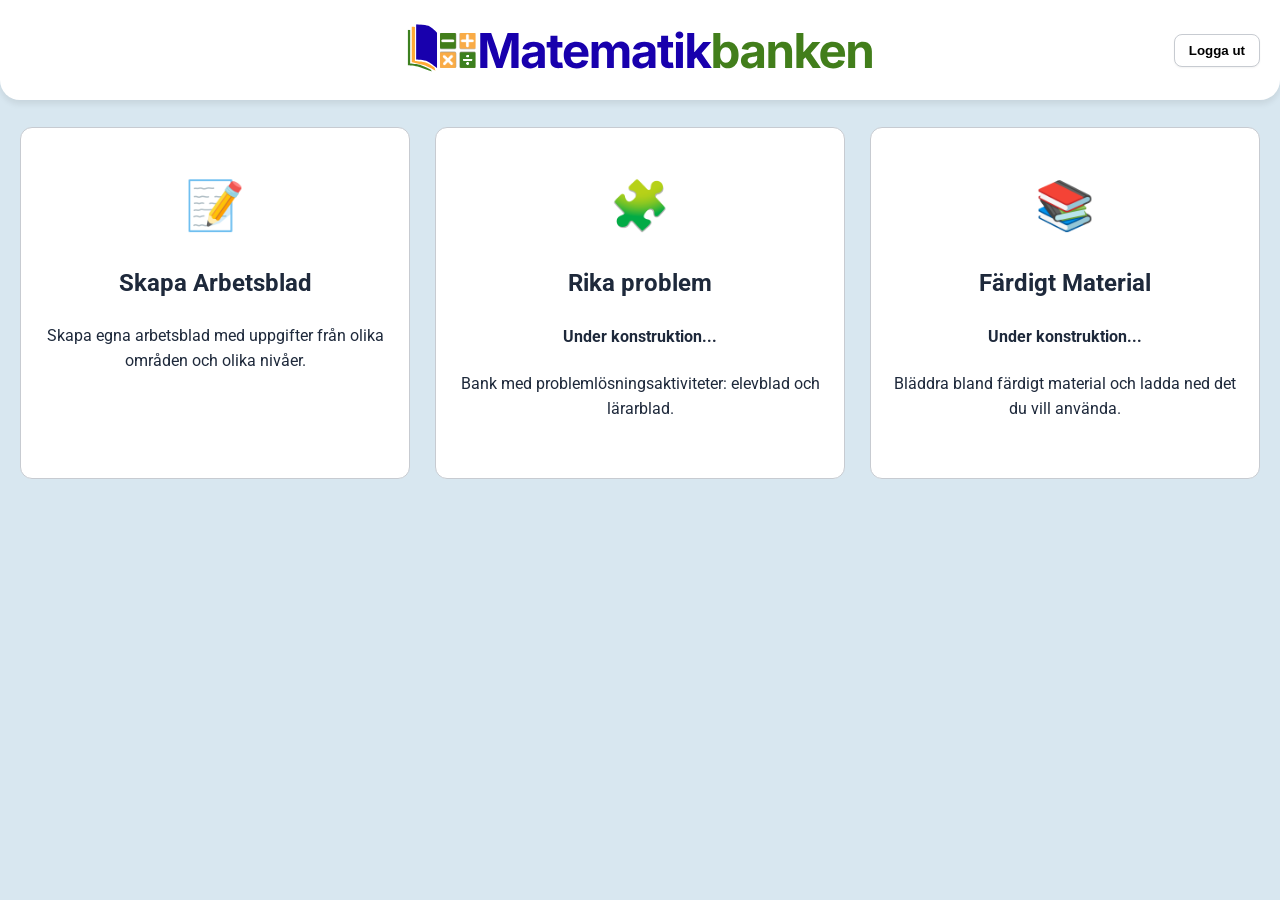
<file: index.html>
<!DOCTYPE html>
<html lang="sv">
<head>
    <meta charset="UTF-8">
    <title>Matematikbanken</title>
    <link rel="stylesheet" href="index_style.css">
    <link rel="icon" href="bilder/Logga/Matematikbanken_logga_utan_text_release_transparent.svg" type="image/svg+xml">
    <link rel="preconnect" href="https://fonts.googleapis.com">
    <link rel="preconnect" href="https://fonts.gstatic.com" crossorigin>
    <link href="https://fonts.googleapis.com/css2?family=Roboto:wght@400;700&display=swap" rel="stylesheet">
    

</head>
<body>

<header class="main-header">
    <div></div> <!-- Tom div för flex layout -->
    <a href="index.html" style="display: block; line-height: 0">
        <img src="bilder/Logga/Matematikbanken_logga_release_vit.svg" alt="Matematikbanken" class="header-logo">
    </a>    
    <div class="header-right" id="userInfo">
        <span id="userEmail"></span>
        <button id="logoutBtn">Logga ut</button>
    </div>
</header>

<div class="dashboard-container">
    <div class="nav-grid" style="margin-top: 20pt">

        <!-- Kort 1: Arbetsblad -->
        <a href="arbetsblad_med_live.html" class="nav-card" style="margin-left: 15pt">
            <span class="nav-icon">📝</span>
            <h2>Skapa Arbetsblad</h2>
            <p>Skapa egna arbetsblad med uppgifter från olika områden och olika nivåer.</p>
        </a>
        
        <!-- Kort 2: Rika problem -->
        <a href="rika_problems.html" class="nav-card">
            <span class="nav-icon">🧩</span>
            <h2>Rika problem</h2><h4>Under konstruktion...</h4>
            <p>Bank med problemlösningsaktiviteter: elevblad och lärarblad.</p>
        </a>

        <!-- Kort 3: Färdigt Material -->
        <a href="fardigt_material.html" class="nav-card" style="margin-right: 15pt">
            <span class="nav-icon">📚</span>
            <h2>Färdigt Material</h2><h4>Under konstruktion...</h4>
            <p>Bläddra bland färdigt material och ladda ned det du vill använda.</p>
        </a>

    </div>
</div>


<script type="module">
    import { supabase, logout, checkAuth } from './auth.js';

    // 1. Kontrollera inloggning
    const user = await checkAuth();

    if (user) {
        // Visa email i headern
        document.getElementById('userDisplayEmail').textContent = user.email;
        
        // Koppla logga ut-knappen
        document.getElementById('logoutBtn').addEventListener('click', logout);
    }
</script>

</body>
</html>
</file>
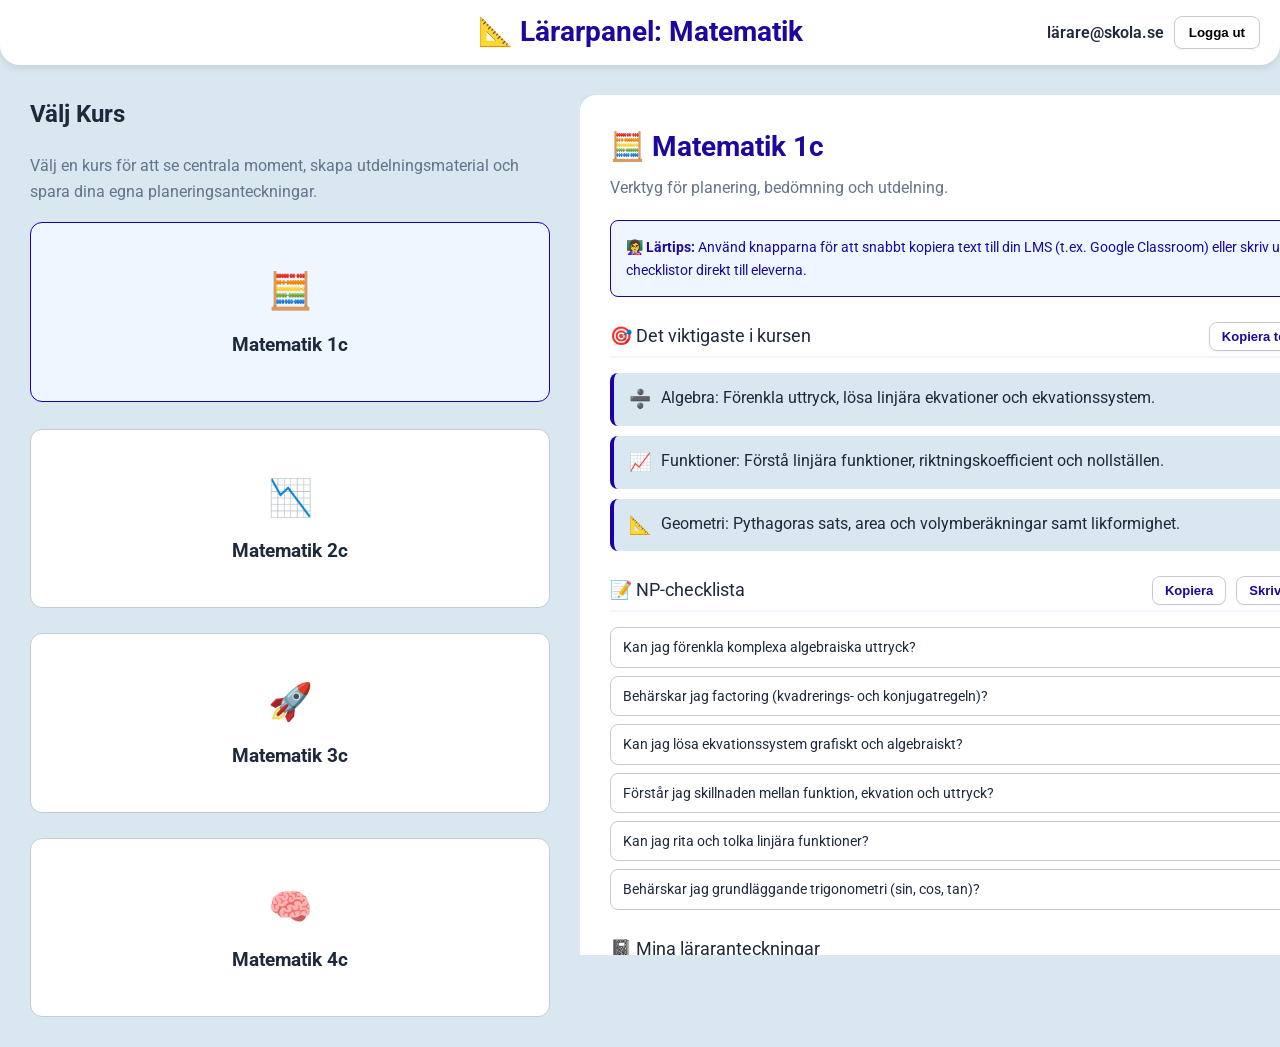
<file: kurssidor.html>
<!DOCTYPE html>
<html lang="sv">
<head>
    <meta charset="UTF-8">
    <meta name="viewport" content="width=device-width, initial-scale=1.0">
    <title>Lärarpanel - Matematikkurser & NP</title>
    <link rel="icon" href="bilder/Logga/Matematikbanken_logga_utan_text_release_transparent.svg" type="image/svg+xml">
    <link rel="stylesheet" href="index_style.css">
    <link rel="preconnect" href="https://fonts.googleapis.com">
    <link rel="preconnect" href="https://fonts.gstatic.com" crossorigin>
    <link href="https://fonts.googleapis.com/css2?family=Roboto:wght@400;700&display=swap" rel="stylesheet">
    <style>
        /* =========================================
           KOMPLETTERANDE CSS (För att komplettera din befintliga)
        ========================================= */
        
        .course-nav-card {
            cursor: pointer;
            position: relative;
            overflow: hidden;
        }
        
        .course-nav-card.active {
            border-color: var(--primary);
            background: var(--primary-light);
            transform: translateY(-2px);
        }

        .course-nav-card .course-icon {
            font-size: 36px;
            margin-bottom: 10px;
            display: block;
        }

        .panel-title {
            font-size: 28px;
            color: var(--primary-dark);
            margin-top: 0;
            margin-bottom: 10px;
            display: flex;
            align-items: center;
            gap: 10px;
        }

        .panel-subtitle {
            font-size: 18px;
            color: var(--text-main);
            margin-top: 25px;
            margin-bottom: 15px;
            border-bottom: 2px solid var(--primary-light);
            padding-bottom: 5px;
            display: flex;
            justify-content: space-between;
            align-items: center;
        }

        .important-list {
            list-style: none;
            padding: 0;
            margin: 0;
        }

        .important-list li {
            background: var(--bg-color);
            margin-bottom: 10px;
            padding: 12px 15px;
            border-radius: var(--radius);
            border-left: 4px solid var(--primary);
            display: flex;
            align-items: flex-start;
            gap: 10px;
        }

        .important-list li span.icon {
            font-size: 18px;
        }

        .np-list-display {
            list-style: none;
            padding: 0;
            margin: 0;
        }
        
        .np-list-display li {
            margin-bottom: 8px;
            padding: 8px 12px;
            background: white;
            border: 1px solid var(--border-color);
            border-radius: var(--radius);
            font-size: 14px;
        }

        .btn-group {
            display: flex;
            gap: 10px;
            flex-wrap: wrap;
        }

        .btn-small {
            padding: 6px 12px;
            font-size: 13px;
            background: white;
            border: 1px solid var(--border-color);
            color: var(--primary-dark);
        }

        .btn-small:hover {
            background: var(--primary-light);
            border-color: var(--primary);
        }

        .info-box {
            background: var(--primary-light);
            border: 1px solid var(--primary);
            padding: 15px;
            border-radius: var(--radius);
            font-size: 14px;
            color: var(--primary-dark);
            margin-top: 20px;
        }

        .teacher-notes {
            width: 100%;
            min-height: 120px;
            box-sizing: border-box;
            padding: 12px;
            border-radius: var(--radius);
            border: 1px solid var(--border-color);
            font-family: inherit;
            font-size: 14px;
            resize: vertical;
            background: var(--bg-color);
        }

        .teacher-notes:focus {
            outline: none;
            border-color: var(--primary);
            background: white;
        }

        .toast {
            position: fixed;
            bottom: 30px;
            left: 50%;
            transform: translateX(-50%);
            background: var(--text-main);
            color: white;
            padding: 12px 24px;
            border-radius: 8px;
            box-shadow: var(--shadow-lg);
            opacity: 0;
            transition: opacity 0.3s;
            z-index: 1000;
            pointer-events: none;
        }
        .toast.show {
            opacity: 1;
        }

    </style>
</head>
<body>

    <!-- HEADER -->
    <header class="main-header">
        <div></div>
        <div class="header-center">
            <div class="header-logo" style="font-size: 28px; font-weight: 700; color: var(--primary-dark);">
                📐 Lärarpanel: Matematik
            </div>
        </div>
        <div class="header-right">
            <span id="userEmail">lärare@skola.se</span>
            <button id="logoutBtn">Logga ut</button>
        </div>
    </header>

    <!-- MAIN CONTAINER -->
    <div class="container">
        <div class="workspace-layout">
            
            <!-- VÄNSTER SIDA: Kursval -->
            <div class="workspace-left">
                <h2 style="margin-top: 0;">Välj Kurs</h2>
                <p style="color: var(--text-muted); margin-bottom: 20px;">
                    Välj en kurs för att se centrala moment, skapa utdelningsmaterial och spara dina egna planeringsanteckningar.
                </p>
                
                <div class="nav-grid" id="courseGrid">
                    <!-- JS fyller på detta grid med kurskort -->
                </div>
            </div>

            <!-- HÖGER SIDA: Control Panel -->
            <div class="workspace-right">
                <div class="control-panel" id="coursePanel">
                    <h3 class="panel-title">Välj en kurs för att börja</h3>
                    <p>Använd menyn till vänster för att se information och verktyg.</p>
                </div>
            </div>

        </div>
    </div>

    <div id="toast" class="toast">Kopierad!</div>

    <!-- JAVASCRIPT -->
    <script>
        // =========================================
        // DATA: Kurser och dess innehåll
        // =========================================
        const courses = [
            {
                id: 'ma1c',
                name: 'Matematik 1c',
                icon: '🧮',
                important: [
                    { icon: '➗', text: 'Algebra: Förenkla uttryck, lösa linjära ekvationer och ekvationssystem.' },
                    { icon: '📈', text: 'Funktioner: Förstå linjära funktioner, riktningskoefficient och nollställen.' },
                    { icon: '📐', text: 'Geometri: Pythagoras sats, area och volymberäkningar samt likformighet.' }
                ],
                npChecklist: [
                    'Kan jag förenkla komplexa algebraiska uttryck?',
                    'Behärskar jag factoring (kvadrerings- och konjugatregeln)?',
                    'Kan jag lösa ekvationssystem grafiskt och algebraiskt?',
                    'Förstår jag skillnaden mellan funktion, ekvation och uttryck?',
                    'Kan jag rita och tolka linjära funktioner?',
                    'Behärskar jag grundläggande trigonometri (sin, cos, tan)?'
                ]
            },
            {
                id: 'ma2c',
                name: 'Matematik 2c',
                icon: '📉',
                important: [
                    { icon: '🔁', text: 'Andragradsfunktioner: Nollställen, extremvärden och grafens utseende.' },
                    { icon: '🧩', text: 'Algebra: Lösa andragradsekvationer med pq-formeln och faktorisering.' },
                    { icon: '📊', text: 'Statistik: Lådagram, standardavvikelse och normalfördelning.' }
                ],
                npChecklist: [
                    'Behärskar jag pq-formeln i sömnen?',
                    'Kan jag avgöra om en ekvation har 0, 1 eller 2 reella rötter (diskriminanten)?',
                    'Kan jag omforma en andragradsfunktion till vertexform?',
                    'Vet jag hur man räknar ut standardavvikelse?',
                    'Kan jag tolka lådagram (kvartiler, median)?',
                    'Förstår jag begreppet exponentiell tillväxt?'
                ]
            },
            {
                id: 'ma3c',
                name: 'Matematik 3c',
                icon: '🚀',
                important: [
                    { icon: '⚙️', text: 'Derivata: Deriveringsregler för polynom och exponentialfunktioner.' },
                    { icon: '🏔️', text: 'Tillämpningar: Optimera (max/min), extrempunkter och terrasspunkter.' },
                    { icon: '🔗', text: 'Samband och förändring: Sammansatta funktioner (kedjeregeln).' }
                ],
                npChecklist: [
                    'Kan jag derivera polynom korrekt?',
                    'Vet jag skillnaden på extrempunkt och terrasspunkt?',
                    'Kan jag använda derivata för att rita upp en funktionsgraf?',
                    'Behärskar jag kedjeregeln (sammansatta funktioner)?',
                    'Kan jag lösa optimeringsproblem med andragradsderivata?',
                    'Förstår jag asymptoter (lodräta och vågräta)?'
                ]
            },
            {
                id: 'ma4c',
                name: 'Matematik 4c',
                icon: '🧠',
                important: [
                    { icon: '📉', text: 'Trigonometri: Enhetscirkeln, trigonometriska samband och derivering.' },
                    { icon: '🪜', text: 'Derivata: Derivata av exponential- och logaritmfunktioner.' },
                    { icon: '🧮', text: 'Komplexa tal: Representation, addition och multiplikation i polär form.' }
                ],
                npChecklist: [
                    'Kan jag derivera sin(x) och cos(x)?',
                    'Behärskar jag logaritmlagarna?',
                    'Kan jag räkna med komplexa tal i både rektangulär och polär form?',
                    'Förstår jag De Moivres formel?',
                    'Kan jag lösa ekvationer på formen z^n = w?',
                    'Kan jag rita och tolka trigonometriska grafer (amplitud, period)?'
                ]
            }
        ];

        // =========================================
        // LOGIK: Rendera innehåll
        // =========================================
        const courseGrid = document.getElementById('courseGrid');
        const coursePanel = document.getElementById('coursePanel');
        const toast = document.getElementById('toast');

        function renderCourseNav() {
            courseGrid.innerHTML = '';
            courses.forEach(course => {
                const card = document.createElement('div');
                card.className = 'nav-card course-nav-card';
                card.id = `nav-${course.id}`;
                card.innerHTML = `
                    <span class="nav-icon course-icon">${course.icon}</span>
                    <h3 style="margin: 0; color: var(--text-main);">${course.name}</h3>
                `;
                card.addEventListener('click', () => loadCourse(course.id));
                courseGrid.appendChild(card);
            });
        }

        function loadCourse(courseId) {
            const course = courses.find(c => c.id === courseId);
            if (!course) return;

            document.querySelectorAll('.course-nav-card').forEach(card => card.classList.remove('active'));
            document.getElementById(`nav-${courseId}`).classList.add('active');

            let checklistHTML = course.npChecklist.map(item => `<li>${item}</li>`).join('');

            coursePanel.innerHTML = `
                <h3 class="panel-title">${course.icon} ${course.name}</h3>
                <p style="color: var(--text-muted); margin-top: -5px;">Verktyg för planering, bedömning och utdelning.</p>

                <div class="info-box">
                    <strong>👩‍🏫 Lärtips:</strong> Använd knapparna för att snabbt kopiera text till din LMS (t.ex. Google Classroom) eller skriv ut checklistor direkt till eleverna.
                </div>

                <div class="panel-subtitle">
                    <span>🎯 Det viktigaste i kursen</span>
                    <button class="btn-small" onclick="copyToClipboard('important', '${course.id}')">Kopiera text</button>
                </div>
                <ul class="important-list" id="importantList-${course.id}">
                    ${course.important.map(item => `
                        <li>
                            <span class="icon">${item.icon}</span>
                            <span>${item.text}</span>
                        </li>
                    `).join('')}
                </ul>

                <div class="panel-subtitle">
                    <span>📝 NP-checklista</span>
                    <div class="btn-group">
                        <button class="btn-small" onclick="copyToClipboard('checklist', '${course.id}')">Kopiera</button>
                        <button class="btn-small" onclick="printChecklist('${course.id}')">Skriv ut</button>
                    </div>
                </div>
                <ul class="np-list-display" id="checklist-${course.id}">
                    ${checklistHTML}
                </ul>

                <div class="panel-subtitle">
                    <span>📓 Mina läraranteckningar</span>
                </div>
                <textarea class="teacher-notes" id="notes-${course.id}" placeholder="Skriv anteckningar inför provet, t.ex. 'Klass 9A behöver repetera...', 'Gruppdiskussion om optimering'..."></textarea>
                
                <div class="btn-group" style="margin-top: 20px;">
                    <button class="generate" onclick="generateWorkbook('${course.id}')">📑 Skapa Elevhäfte (Nerladdning)</button>
                </div>
            `;

            loadNotes(course.id);
            
            // Lägg till eventlyssnare för anteckningar som sparas automatiskt
            document.getElementById(`notes-${course.id}`).addEventListener('input', (e) => {
                saveNotes(course.id, e.target.value);
            });
        }

        // =========================================
        // LOGIK: Lärarverktyg
        // =========================================
        
        // Visa en liten "Toast"-notis
        function showToast(message) {
            toast.innerText = message;
            toast.classList.add('show');
            setTimeout(() => toast.classList.remove('show'), 2000);
        }

        // Kopiera till urklipp
        function copyToClipboard(type, courseId) {
            const course = courses.find(c => c.id === courseId);
            let textToCopy = `--- ${course.name} ---\n\n`;

            if (type === 'important') {
                textToCopy += "DET VIKTIGASTE I KURSEN:\n";
                course.important.forEach(item => {
                    textToCopy += ` - ${item.text}\n`;
                });
            } else if (type === 'checklist') {
                textToCopy += "CHECKLISTA INFÖR NP:\n";
                course.npChecklist.forEach(item => {
                    textToCopy += ` [ ] ${item}\n`;
                });
            }

            navigator.clipboard.writeText(textToCopy).then(() => {
                showToast("Kopierad till urklipp!");
            }).catch(err => {
                alert("Kunde inte kopiera. Fel: " + err);
            });
        }

        // Skriv ut checklista
        function printChecklist(courseId) {
            const course = courses.find(c => c.id === courseId);
            const printWindow = window.open('', '', 'width=600,height=600');
            
            let listItems = course.npChecklist.map(item => `<li style="margin-bottom: 10px; font-size: 16px;"><input type="checkbox" disabled> ${item}</li>`).join('');
            
            printWindow.document.write(`
                <html>
                <head>
                    <title>Checklista: ${course.name}</title>
                    <style>
                        body { font-family: sans-serif; padding: 40px; }
                        h1 { color: #1d4ed8; }
                        ul { list-style: none; padding: 0; }
                    </style>
                </head>
                <body>
                    <h1>${course.icon} ${course.name} - Checklista NP</h1>
                    <p>Namn: _________________________</p>
                    <ul>${listItems}</ul>
                    <script>window.print()<\/script>
                </body>
                </html>
            `);
            printWindow.document.close();
        }

        // Hantera anteckningar (Local Storage)
        function saveNotes(courseId, text) {
            localStorage.setItem(`teacher-notes-${courseId}`, text);
        }

        function loadNotes(courseId) {
            const saved = localStorage.getItem(`teacher-notes-${courseId}`);
            const notesArea = document.getElementById(`notes-${courseId}`);
            if (saved && notesArea) {
                notesArea.value = saved;
            }
        }

        // Generera elevhäfte
        function generateWorkbook(courseId) {
            const course = courses.find(c => c.id === courseId);
            let workbookContent = `=================================\n`;
            workbookContent += `ELEVARBETSHÄFTE: ${course.name}\n`;
            workbookContent += `Förberedelse inför Nationella Prov\n`;
            workbookContent += `=================================\n\n`;

            workbookContent += `🎯 DET VIKTIGASTE I KURSEN:\n`;
            course.important.forEach(item => {
                workbookContent += ` - ${item.text}\n`;
            });

            workbookContent += `\n📝 CHECKLISTA:\n`;
            course.npChecklist.forEach((item, index) => {
                workbookContent += ` [ ] ${item}\n`;
            });

            const blob = new Blob([workbookContent], { type: 'text/plain;charset=utf-8' });
            const link = document.createElement('a');
            link.href = URL.createObjectURL(blob);
            link.download = `Elevhafte_${course.name}.txt`;
            document.body.appendChild(link);
            link.click();
            document.body.removeChild(link);
            showToast("Elevhäfte nedladdat!");
        }

        // =========================================
        // INITIERING
        // =========================================
        renderCourseNav();
        loadCourse('ma1c'); // Ladda första kursen som standard

        document.getElementById('logoutBtn').addEventListener('click', () => {
            alert('Du har loggats ut (demo).');
        });

    </script>
</body>
</html>
</file>
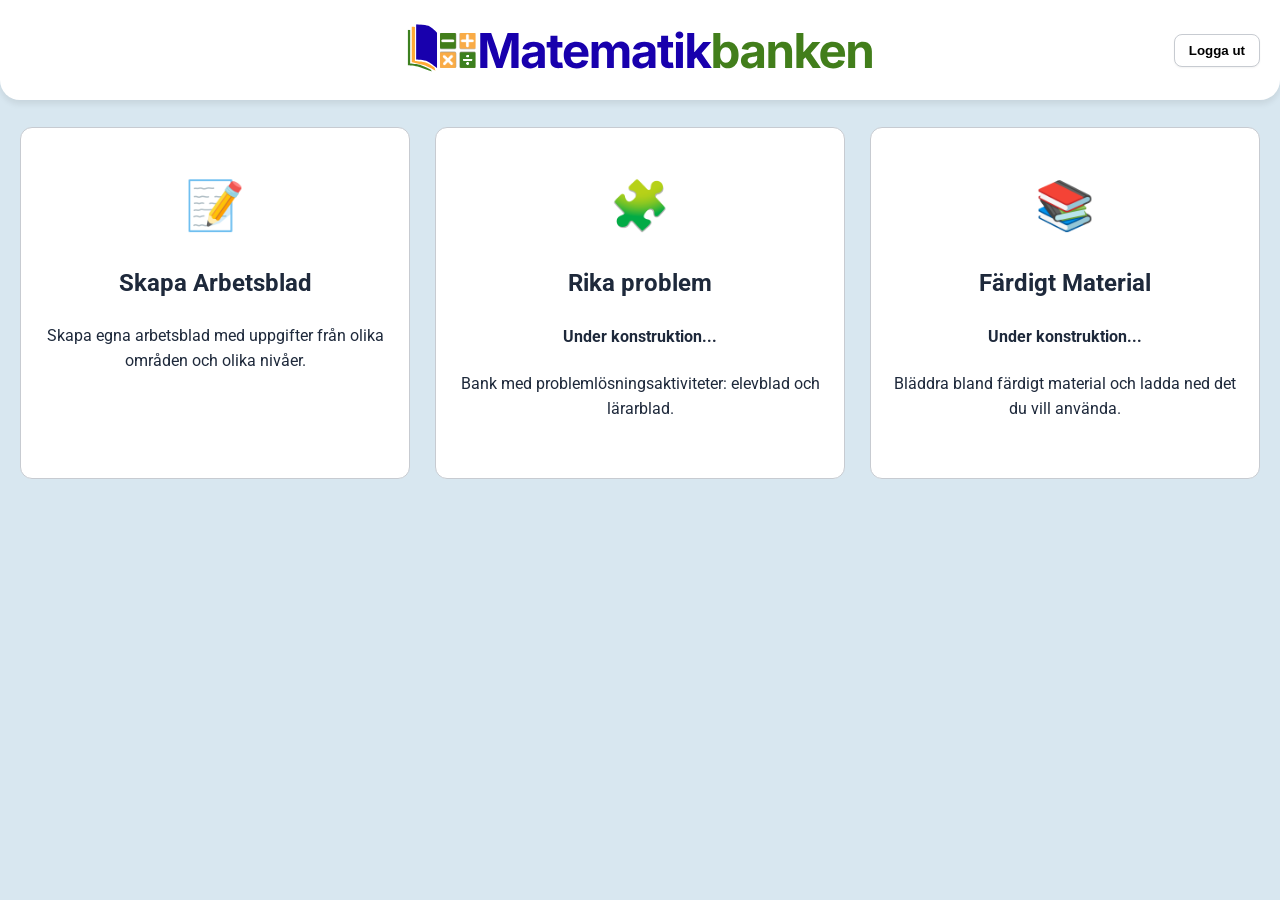
<file: login.html>
<!DOCTYPE html>

<html lang="sv">
<head>
<meta charset="UTF-8">
<title>Logga in – Matematikbanken</title>

<body class="login-page">
    <link rel="icon" href="bilder/Logga/Matematikbanken_logga_utan_text_release_transparent.svg" type="image/svg+xml">
<link rel="stylesheet" href="style.css">

<script type="module">
// Temporärt avaktiverat inloggningssystem.
// Det gamla Supabase-flödet finns kvar som kommentar för enkel återaktivering senare.

/*
import { createClient } from "https://cdn.jsdelivr.net/npm/@supabase/supabase-js/+esm"

const loginBtn = document.getElementById("loginBtn");
const registerDiv = document.getElementById("registerBtn");
const supabase = createClient(
  "https://fmbmwbhcngtjkfvtvgcx.supabase.co",
  "sb_publishable_L0aRR9ZevImAgl0moi20MQ_bp80Xf67"
);

document.addEventListener("DOMContentLoaded", async () => {
  const emailInput = document.getElementById("email");
  const passwordInput = document.getElementById("password");
  const msg = document.getElementById("msg");
  const loginBtn = document.querySelector("button");
  const registerDiv = document.querySelector(".link");

  const { data: { session } } = await supabase.auth.getSession();
  if (session) {
    window.location.href = "./index.html";
    return;
  }

  loginBtn.addEventListener("click", async () => {
    const email = emailInput.value;
    const password = passwordInput.value;
    msg.innerText = "Loggar in...";

    const { error } = await supabase.auth.signInWithPassword({
      email,
      password
    });

    if (error) {
      msg.innerText = "Fel: " + error.message;
    } else {
      msg.innerText = "Inloggad!";
      window.location.href = "./index.html";
    }
  });

  registerDiv.addEventListener("click", async () => {
    const email = emailInput.value;
    const password = passwordInput.value;
    msg.innerText = "Skapar konto...";

    const { error } = await supabase.auth.signUp({
      email,
      password
    });

    if (error) {
      msg.innerText = "Vänligen skriv in din mejl och önskat lösenord för att skapa konto.";
    } else {
      msg.innerText = "Konto skapat! Kolla din email.";
    }
  });
});
*/

window.location.replace("./index.html");
</script>
</head>

<body class="login-page">

<div class="login-wrapper">
    
    <a href="login.html" style="display: block; line-height: 0">
        <img src="bilder/Logga/Matematikbanken_logga_release_vit.svg" alt="Matematikbanken" class="header-logo">
    </a>
    <div class="login-card">
        <h2>Logga in</h2>

        <input type="email" id="email" placeholder="Email">
        <input type="password" id="password" placeholder="Lösenord">

        <button id="loginBtn">Logga in</button>

        <div class="link" id="registerBtn">
            Skapa konto
        </div>

        <div id="msg" class="message"></div>
    </div>

</div>

</body>
</html>
</file>
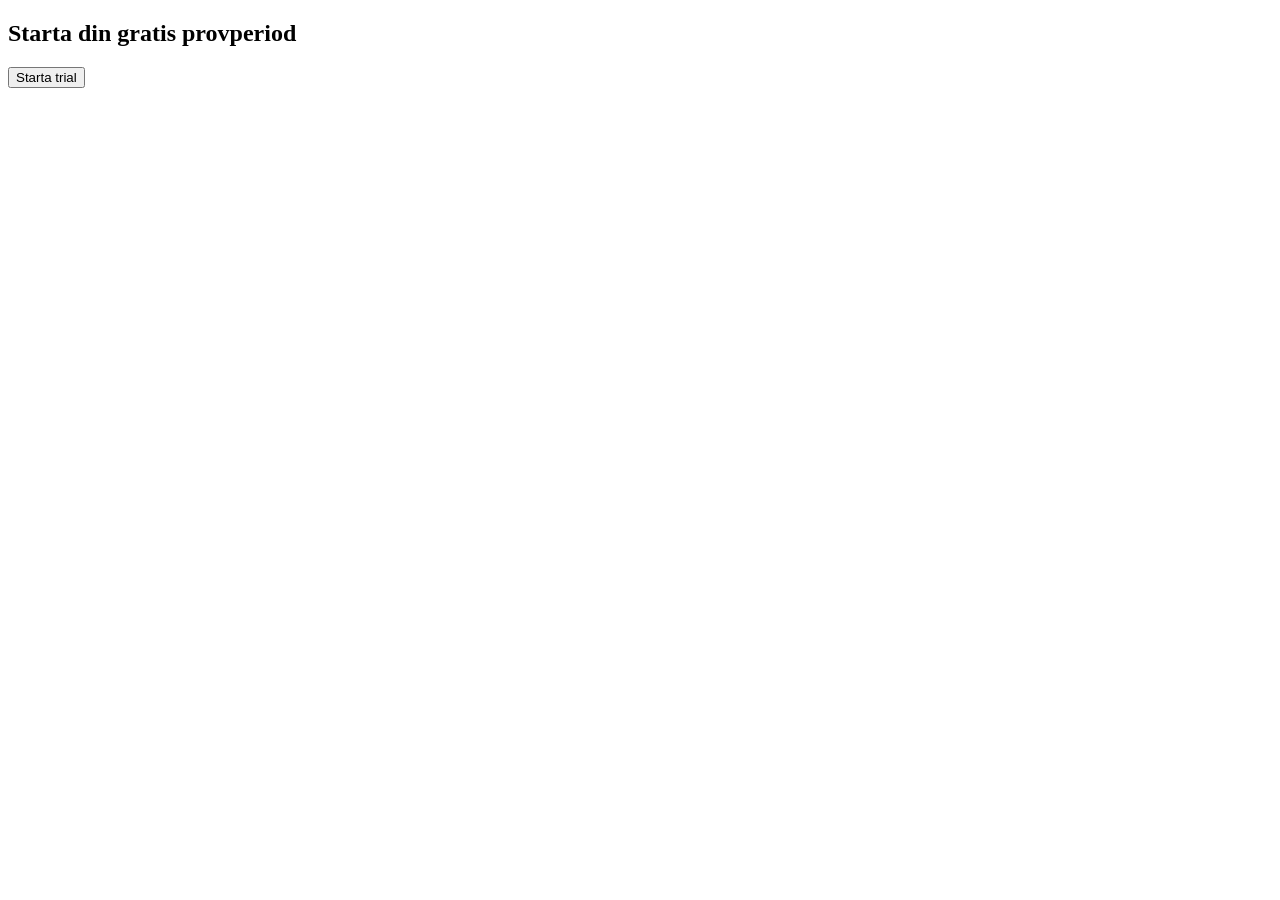
<file: paywall.html>
<!DOCTYPE html>
<html>
<head>
  <title>Starta trial</title>
</head>
<body>

<h2>Starta din gratis provperiod</h2>
<button onclick="goToStripe()">Starta trial</button>

<script>
function goToStripe() {
  window.location.href = "https://buy.stripe.com/test_aFa5kxdc9c8HfRt488bII00"
}
</script>

</body>
</html>
</file>
<file: index_style.css>
/* =========================================
   ROOT VARIABLES
========================================= */

:root {
    --primary: #1800ad;       /* Samma som logga */
    --primary-dark: #1c089e;  /* Mörkare blå för hover */
    --primary-light: #eff6ff;

    --bg-color: #D8E7F0;
    --card-bg: #ffffff;

    --text-main: #1e293b;
    --text-muted: #64748b;

    --border-color: #c7cbd1;

    --shadow-sm: 0 1px 2px rgba(0,0,0,0.05);
    --shadow-md: 0 4px 6px rgba(0,0,0,0.08);
    --shadow-lg: 0 10px 30px rgba(0,0,0,0.12);

    --radius: 8px;
}


/* =========================================
   BASE
========================================= */

body {
    font-family: "Inter", "Roboto", "Segoe UI", sans-serif;
    margin: 0;
    background: var(--bg-color);
    color: var(--text-main);
    line-height: 1.6;
    -webkit-font-smoothing: antialiased;
}

body.auth-loading {
    display: none;
}


/* =========================================
   HEADER
========================================= */

.main-header {
    display: grid;
    grid-template-columns: 1fr auto 1fr;

    align-items: center;

    background: white;

    padding: 10px 20px;

    box-shadow: var(--shadow-md);

    border-bottom-left-radius: 20px;
    border-bottom-right-radius: 20px;
}

.header-center {
    text-align: center;
}

.header-logo {
    max-height: 80px;
}

.header-right {
    display: flex;
    justify-content: flex-end;
    align-items: center;
    gap: 10px;
}

#userEmail {
    font-weight: 600;
}

#logoutBtn {
    padding: 8px 14px;

    border-radius: 8px;

    border: 1px solid var(--border-color);

    background: white;

    cursor: pointer;

    font-weight: 600;
}

#logoutBtn:hover {
    background: var(--primary-light);
    border-color: var(--primary);
}


/* =========================================
   MAIN CONTAINER
========================================= */

.container {
    width: 100%;
    box-sizing: border-box;

    padding: 30px;
}


/* =========================================
   WORKSPACE LAYOUT
========================================= */

.workspace-layout {
    display: grid;

    grid-template-columns:
        minmax(520px, 1fr)
        minmax(760px, 900px);

    gap: 30px;

    align-items: start;
}


/* =========================================
   LEFT SIDE
========================================= */

.workspace-left {
    min-width: 0;
}


/* =========================================
   RIGHT SIDE
========================================= */

.workspace-right {
    position: sticky;

    top: 20px;

    height: calc(100vh - 40px);

    overflow: hidden;
}


/* =========================================
   CONTROL PANEL
========================================= */

.control-panel {
    background: white;

    padding: 30px;

    border-radius: 16px;

    box-shadow: var(--shadow-lg);
}



/* =========================================
   BUTTONS
========================================= */

button {
    padding: 12px 22px;

    border: none;

    border-radius: 8px;

    cursor: pointer;

    font-weight: 600;

    transition: 0.2s;

    box-shadow: var(--shadow-sm);
}

button:hover {
    transform: translateY(-1px);
}

.generate {
    background: var(--primary);
    color: white;
}

.generate:hover {
    background: var(--primary-dark);
}

.unmark {
    background: #dc2626;
    color: white;
}

.unmark:hover {
    background: #b91c1c;
}



/* =========================================
   LOGIN PAGE
========================================= */

body.login-page {
    display: flex;
    justify-content: center;
    align-items: center;

    height: 100vh;
}

.login-wrapper {
    display: flex;
    flex-direction: column;
    align-items: center;
}

.login-logo {
    max-height: 110px;

    margin-bottom: 30px;
}

.login-card {
    width: 320px;

    background: white;

    padding: 30px;

    border-radius: 12px;

    box-shadow: var(--shadow-lg);
}

.login-card input,
.login-card button {
    width: 100%;
    box-sizing: border-box;
}


/* =========================================
   DASHBOARD
========================================= */

.nav-grid {
    display: grid;

    grid-template-columns:
        repeat(auto-fit, minmax(250px, 1fr));

    gap: 25px;
}

.nav-card {
    background: white;

    border: 1px solid var(--border-color);

    border-radius: 12px;

    padding: 40px 20px;

    text-align: center;

    transition: 0.25s;

    text-decoration: none;

    color: inherit;
}

.nav-card:hover {
    transform: translateY(-5px);

    border-color: var(--primary);

    box-shadow: var(--shadow-lg);
}

.nav-icon {
    font-size: 48px;
}
</file>
<file: style.css>
/* --- CSS Variabler för en enhetlig design --- */
:root {
    --primary: #1800ad;       /* Modern blå färg */
    --primary-dark: #1c089e;  /* Mörkare blå för hover */
    --primary-light: #eff6ff; /* Ljusblå bakgrund för markerade objekt */
    --bg-color: #D8E7F0;      /* Ljusgrå bakgrund */
    --card-bg: #ffffff;       /* Vit bakgrund för kort */
    --text-main: #1e293b;     /* Huvudtextfärg (mörk grå) */
    --text-muted: #64748b;    /* Mjukad textfärg */
    --border-color: #c7cbd1;  /* Ramfärg */
    --shadow-sm: 0 1px 2px 0 rgba(0, 0, 0, 0.05);
    --shadow-md: 0 4px 6px -1px rgba(0, 0, 0, 0.1), 0 2px 4px -1px rgba(0, 0, 0, 0.06);
    --shadow-lg: 0 10px 15px -3px rgba(0, 0, 0, 0.1), 0 4px 6px -2px rgba(0, 0, 0, 0.05);
    --radius: 4px;              /* Standard rundade hörn */
}

body {
    font-family: "Inter", "Roboto", "Segoe UI", sans-serif; /* Prioriterar modernare font om tillgängligt */
    margin: 0;
    background: var(--bg-color);
    color: var(--text-main);
    line-height: 1.6;
    -webkit-font-smoothing: antialiased; /* Gör texten skarpare på Mac/iOS */
}

/* ========================= */
/* HEADER (STABIL FLEX) */
/* ========================= */

.main-header {
    display: grid;
    grid-template-columns: 1fr auto 1fr;
    align-items: center;
    background: white;
    padding: 10px 20px;
    box-shadow: var(--shadow-md);
    border-bottom-left-radius: 20px;
    border-bottom-right-radius: 20px;
    margin-bottom: -20px;
}

/* Center = logga */
.header-center {
    text-align: center;
}

.header-logo {
    max-height: 80px;
}

/* Right = user info */
.header-right {
    display: flex;
    justify-content: flex-end;
    align-items: center;
    gap: 10px;
}

/* Email */
#userEmail {
    font-weight: 600;
}

/* Logout knapp */
#logoutBtn {
    padding: 6px 12px;
    border-radius: 6px;
    border: 1px solid var(--border-color);
    background: white;
    cursor: pointer;
    font-weight: 600;
}

#logoutBtn:hover {
    background: var(--primary-light);
    border-color: var(--primary);
}


.container {
    position: relative;
    z-index: 2;
    max-width: 1000px;
    margin: 40px auto;
    background: var(--card-bg);
    padding: 40px;
    border-radius: var(--radius);
    box-shadow: var(--shadow-lg);
    width: 95%;
    box-sizing: border-box;
}

/* --- Filtersektion --- */
/* Föräldern behåller flex-layout */
.filters {
    display: flex;
    gap: 15px;
    flex-wrap: wrap; /* Gör att de hamnar under varandra på mobil */
}

/* Nollställ den generella klassen så den inte stör */
.custom-dropdown {
    flex: 0 0 auto; /* Vi vill att ID-reglerna nedan ska styra */
    min-width: 150px;
    width: auto;
}

/* Område: 2 delar (50%) */
#areaDropdown {
    flex: 2 1 0%; 
}

/* Kurs: 1 del (25%) */
#courseDropdown {
    flex: 1 1 0%;
}

/* Nivå: 1 del (25%) */
#difficultyDropdown {
    flex: 1 1 0%;
}

/* --- Knappar --- */
button {
    padding: 12px 24px;
    border-radius: 8px;
    border: none;
    font-size: 14px;
    font-weight: 600;
    cursor: pointer;
    transition: all 0.2s ease;
    box-shadow: var(--shadow-sm);
}

button:hover {
    transform: translateY(-1px); /* Lyfter knappen lite vid hover */
    box-shadow: var(--shadow-md);
}

button:active {
    transform: translateY(0);
}

.generate {
    background: var(--primary);
    color: white;
    width: auto; /* Låt innehållet styra bredden eller behåll fast % */
    min-width: 200px;
}

.generate:hover {
    background: var(--primary-dark);
}

.unmark {
    background: #ef4444; /* Röd nyans */
    color: white;
    margin-top: 0; /* Återställ marginal för layout */
}

.unmark:hover {
    background: #dc2626;
}




/* ===== PDF-rendering ===== */

.pdf-wrapper {
    width: 100%;
}

/* Wrapper runt bilder och grafer */
.pdf-media {
    margin: 8px 0;
}

/* Bilder */
.pdf-wrapper .pdf-media img {
    width: 390px;       /* ca 50 % av 800 px-sidan */
    max-width: 100%;
    height: auto;
    display: block;
}

/* Funktionsgrafer (SVG) */
.pdf-wrapper .pdf-media svg,
.pdf-wrapper .math-chart {
    width: 390px;       /* EXAKT samma storlek som bilder */
    max-width: 100%;
    height: auto;
    display: block;
}





/* --- Uppgiftskort (Task Cards) --- */
.task {
    border: 1px solid var(--border-color);
    background: var(--card-bg);
    padding: 0; /* Nollställ padding, låt label hålla innehållet */
    border-radius: var(--radius);
    margin-bottom: 15px;
    transition: all 0.25s ease;
    box-shadow: var(--shadow-sm);
    overflow: hidden; /* Ser till att rundade hörn klipper innehållet */
    position: relative;
}

.task:hover {
    border-color: #cbd5e1;
    box-shadow: var(--shadow-md);
    transform: translateY(-2px);
}

/* Gör att label fyller hela uppgifts-rutan */
.task label {
    display: block;
    cursor: pointer;
    padding: 20px; /* Padding inuti kortet */
}

/* Visuell feedback: Ändra färg på rutan när den är markerad */
.task:has(input:checked) {
    border-color: var(--primary);
    background-color: var(--primary-light);
    box-shadow: 0 0 0 2px rgba(37, 99, 235, 0.2);
}

/* Input styling */
input[type="checkbox"] {
    width: 18px;
    height: 18px;
    margin-right: 10px;
    vertical-align: middle;
    accent-color: var(--primary); /* Färg på checkboxen */
}

.task p {
    margin: 8px 0 0 0;
    line-height: 1.6;
    color: var(--text-main);
}

.task img {
    max-height: 180px;
    width: auto;
    max-width: 100%;
    object-fit: contain;
    margin-top: 15px;
    border-radius: 8px;
    background: #f8fafc;
    border: 1px solid var(--border-color);
    padding: 5px;
}



/* Container för versionsknapparna */
.version-selector {
    position: absolute;
    top: 10px;
    right: 10px;
    display: flex;
    gap: 4px;
    z-index: 10;
}

/* De små rutorna (A, B, C) */
.version-btn {
    width: 24px;
    height: 24px;
    background: #eee;
    border: 1px solid #ccc;
    border-radius: 4px;
    font-size: 12px;
    font-weight: bold;
    cursor: pointer;
    display: flex;
    align-items: center;
    justify-content: center;
    color: #555;
    transition: all 0.2s;
}

.version-btn:hover {
    background: #ddd;
    border-color: #999;
}

.version-btn.selected {
    background: var(--primary); /* Använder din primärfärg */
    color: white;
    border-color: var(--primary);
}


/* Klass för hela uppgiftsrutan när en version är vald */
.task-group-selected {
    border-color: var(--primary); /* Samma färg som dina knappar */
    background-color: #f0f8ff;    /* Ljusblå bakgrund (eller var(--primary-light) om du har det) */
}

/* Preview-rutan (Tooltip) */
.version-preview {
    position: absolute;
    top: 40px;
    right: 0;
    width: 300px;
    background: white;
    border: 1px solid #ccc;
    border-radius: 6px;
    box-shadow: 0 4px 12px rgba(0,0,0,0.15);
    padding: 15px;
    z-index: 100;
    display: none; /* Dold som standard */
    font-size: 0.9em;
    text-align: left;
    color: #333 !important; 
}

/* Pilen på preview-rutan (valfritt snyggt tillägg) */
.version-preview::before {
    content: "";
    position: absolute;
    bottom: 100%;
    right: 10px;
    margin-left: -5px;
    border-width: 6px;
    border-style: solid;
    border-color: transparent transparent #ccc transparent;
}


/* --- Matematik & MathJax --- */
mjx-container {
    color: #000000 !important;
    font-size: 110% !important;
}

/* --- Custom Dropdown Styles --- */
.custom-dropdown {
    position: relative;
    flex: 1; /* Gör att rutorna delar på bredden jämnt */
    min-width: 200px; /* Säkerställer att de inte blir för smala på små skärmar */
    font-family: inherit;
}

.dropdown-trigger {
    padding: 12px 16px;
    border-radius: 8px;
    border: 1px solid var(--border-color);
    background: white;
    cursor: pointer;
    display: flex;
    justify-content: space-between;
    align-items: center;
    font-size: 14px;
    font-weight: 500;
    color: var(--text-main);
    transition: all 0.2s ease;
}

.dropdown-trigger:hover {
    border-color: #cbd5e1;
}


#difficultyDropdownContent .dropdown-item {
    display: flex;
    align-items: center;
    gap: 8px;
    cursor: pointer;
}

#difficultyDropdownContent input[type="checkbox"] {
    margin: 0;
    cursor: pointer;
}


/* Focus state för tillgänglighet */
.dropdown-trigger:focus, .custom-dropdown.open .dropdown-trigger {
    border-color: var(--primary);
    box-shadow: 0 0 0 3px rgba(37, 99, 235, 0.15);
    outline: none;
}

.dropdown-trigger .arrow {
    font-size: 10px;
    transition: transform 0.2s ease;
    color: var(--text-muted);
}

.custom-dropdown.open .arrow {
    transform: rotate(180deg);
}

.dropdown-content {
    position: absolute;
    top: calc(100% + 5px); /* Lite luft mellan knapp och meny */
    left: 0;
    width: 100%;
    background: white;
    border: 1px solid var(--border-color);
    border-radius: 8px;
    max-height: 300px;
    overflow-y: auto;
    z-index: 1000;
    display: none;
    box-shadow: var(--shadow-lg);
    animation: fadeIn 0.2s ease;
}

@keyframes fadeIn {
    from { opacity: 0; transform: translateY(-5px); }
    to { opacity: 1; transform: translateY(0); }
}

.custom-dropdown.open .dropdown-content {
    display: block;
}

.dropdown-item {
    padding: 12px 16px;
    cursor: pointer;
    font-weight: 500;
    border-bottom: 1px solid var(--border-color);
    transition: background 0.15s ease;
}

.dropdown-item:last-child {
    border-bottom: none;
}

.dropdown-item:hover {
    background: #f8fafc;
}

.dropdown-item .toggle-arrow {
    display: inline-block;
    width: 20px;
    text-align: left;
    transition: transform 0.2s;
    color: var(--text-muted);
}

.dropdown-item.expanded .toggle-arrow {
    transform: rotate(90deg);
}

.sub-items {
    display: none;
    background: #fafafa;
}

.dropdown-item.expanded + .sub-items {
    display: block;
}

.sub-item {
    padding: 10px 16px 10px 36px;
    cursor: pointer;
    font-weight: 400;
    font-size: 13px;
    color: var(--text-muted);
    border-bottom: 1px solid #f1f5f9;
    transition: all 0.15s ease;
}

.sub-item:hover {
    background: var(--primary-light);
    color: var(--primary);
}





/* --- Urvalslåda (Selection Box) --- */
#selectionBox {
    margin-top: 30px;
    padding: 20px;
    border: 1px dashed var(--primary); /* Stipplat ramverk för "arbetsyta" */
    background: rgba(255, 255, 255, 0.5); /* Liten genomskinlighet */
    border-radius: var(--radius);
}

#selectionBox h3 {
    margin-top: 0;
    color: var(--primary);
    font-size: 16px;
    text-transform: uppercase;
    letter-spacing: 0.5px;
}

#selectedList {
    list-style: none;
    padding: 0;
    margin: 0;
}

#selectedList li {
    background: white;
    margin-bottom: 8px;
    border-radius: 6px;
    border: 1px solid var(--border-color);
}

/* --- Input & Radio Buttons --- */
input[type="text"] {
    padding: 10px;
    border-radius: 8px;
    border: 1px solid var(--border-color);
    font-size: 14px;
    transition: border-color 0.2s;
}

input[type="text"]:focus {
    outline: none;
    border-color: var(--primary);
    box-shadow: 0 0 0 3px rgba(37, 99, 235, 0.1);
}

/* Döljer standardradioknappar och använder ::before för custom style */
input[type="radio"] {
    appearance: none;
    -webkit-appearance: none;
    width: 16px;
    height: 16px;
    border: 2px solid var(--border-color);
    border-radius: 50%;
    margin-right: 6px;
    vertical-align: middle;
    cursor: pointer;
    transition: all 0.2s;
    position: relative;
}

input[type="radio"]:checked {
    border-color: var(--primary);
    background: white;
}

input[type="radio"]:checked::after {
    content: "";
    position: absolute;
    top: 3px;
    left: 3px;
    width: 6px;
    height: 6px;
    background: var(--primary);
    border-radius: 50%;
}

/* --- Responsivitet (Mobil) --- */
@media (max-width: 768px) {
    .container {
        padding: 20px;
        margin-top: 20px;
    }

    header {
        padding: 30px 15px;
    }

    .filters {
        flex-direction: column;
    }
    
    .custom-dropdown {
        min-width: 100%;
    }

    /* Knapparna på mobil */
    .generate, .unmark {
        width: 100%;
        display: block;
    }
    
    .unmark {
        margin-top: 10px;
    }
}


/* --- Modern Slider (Range Input) --- */
input[type=range] {
    -webkit-appearance: none; /* Tar bort standardutseendet */
    appearance: none;
    height: 8px;
    background: #e2e8f0; /* Bakgrundsspåret */
    border-radius: 4px;
    outline: none;
    cursor: pointer;
}

/* "Tummen" på slidern (Chrome, Safari, Edge) */
input[type=range]::-webkit-slider-thumb {
    -webkit-appearance: none;
    appearance: none;
    width: 20px;
    height: 20px;
    background: var(--primary); /* Samma blå färg som knappar */
    border-radius: 50%;
    cursor: pointer;
    box-shadow: 0 2px 4px rgba(0,0,0,0.2);
    transition: transform 0.2s ease;
}

input[type=range]::-webkit-slider-thumb:hover {
    transform: scale(1.1); /* Lite zoom-effekt vid hover */
    background: var(--primary-dark);
}

/* "Tummen" på slidern (Firefox) */
input[type=range]::-moz-range-thumb {
    width: 20px;
    height: 20px;
    background: var(--primary);
    border-radius: 50%;
    cursor: pointer;
    border: none;
    box-shadow: 0 2px 4px rgba(0,0,0,0.2);
}

/* För mobilen så att den inte blir för liten */
@media (max-width: 768px) {
    input[type=range] {
        min-width: 100px;
    }
}


/* Stil för uppgiftstabeller */
.task-table {
    border-collapse: collapse;
    margin: 10px 0;
    width: auto;
}

.task-table th, .task-table td {
    border: 1px solid var(--text-main);
    padding: 5px 10px;
    text-align: left;
}

.task-table th {
    font-weight: bold;
    background-color: rgba(0, 0, 0, 0.05); /* Ljusgrå bakgrund på rubrik */
}


/* Stil för SVG-diagram */
.math-chart {
    display: block;
    margin: 10px 0;
    max-width: 40%;
    height: auto;
    background: transparent;
}



/* ========================= */
/* LOGIN PAGE */
/* ========================= */

body.login-page {
    display: flex;
    justify-content: center;
    align-items: center;
    background: var(--bg-color);
    height: 100vh;
}

/* Wrapper */
.login-wrapper {
    display: flex;
    flex-direction: column;
    align-items: center;
}

/* Logga */
.login-logo {
    max-height: 110px;
    margin-bottom: 30px;
}

/* Kort */
.login-card {
    background: white;
    padding: 30px;
    border-radius: 12px;
    width: 320px;
    box-shadow: var(--shadow-lg);
}

/* Titel */
.login-card h2 {
    margin-bottom: 20px;
    text-align: center;
}

/* Inputs */
.login-card input {
    width: 100%;
    box-sizing: border-box; /* 🔑 Fixar breddproblemet */
    padding: 12px 14px;
    margin-bottom: 12px;
    border-radius: 8px;
    border: 1px solid var(--border-color);
    font-size: 14px;
    transition: all 0.2s ease;
}

/* Focus state (viktigt för känsla) */
.login-card input:focus {
    outline: none;
    border-color: var(--primary);
    box-shadow: 0 0 0 3px rgba(37, 99, 235, 0.15);
}

/* Knapp */
.login-card button {
    width: 100%;
    box-sizing: border-box; /* 🔑 Samma här */
    padding: 12px 14px;
    border-radius: 8px;
    background: var(--primary);
    color: white;
    font-weight: 600;
    font-size: 14px;
    border: none;
    cursor: pointer;
    transition: all 0.2s ease;
}

/* Hover */
.login-card button:hover {
    background: var(--primary-dark);
    transform: translateY(-1px);
}

/* Active (klick-känsla) */
.login-card button:active {
    transform: translateY(0);
}

.login-card button:hover {
    background: var(--primary-dark);
}

/* Länk */
.login-card .link {
    margin-top: 15px;
    text-align: center;
    font-size: 14px;
    cursor: pointer;
    color: var(--primary);
}

/* Meddelande */
.login-card .message {
    margin-top: 10px;
    font-size: 14px;
    text-align: center;
}

body.auth-loading {
  display: none;
}



/* ========================= */
/* FÄRDIGT MATERIAL (Ny sida) */
/* ========================= */

/* Fix för headern så ID:et i HTML matchar stylingen */
#userDisplayEmail {
    font-weight: 600;
}

/* Rubrik */
.page-title {
    text-align: center;
    margin-bottom: 2rem;
    color: var(--text-main);
}

/* --- Filtersektion --- */
.filter-section {
    display: flex;
    gap: 15px;
    flex-wrap: wrap;
    background: white;
    padding: 20px;
    border-radius: var(--radius);
    box-shadow: var(--shadow-sm);
    margin-bottom: 30px;
    align-items: center;
}

/* Layout för sökfältet och dropdowns */
.search-box, .filter-select {
    flex: 1;
    min-width: 200px;
}

/* Styling för select-boxar (saknades i din original-CSS) */
select {
    width: 100%;
    padding: 12px; /* Lite mer padding för bättre klickyta */
    border-radius: 8px;
    border: 1px solid var(--border-color);
    font-size: 14px;
    background-color: white;
    cursor: pointer;
    color: var(--text-main);
    font-family: inherit;
    
    /* Lägger till en egen pil ikon för konsistens */
    appearance: none; 
    background-image: url("data:image/svg+xml;charset=UTF-8,%3csvg xmlns='http://www.w3.org/2000/svg' viewBox='0 0 24 24' fill='none' stroke='%2364748b' stroke-width='2' stroke-linecap='round' stroke-linejoin='round'%3e%3cpolyline points='6 9 12 15 18 9'%3e%3c/polyline%3e%3c/svg%3e");
    background-repeat: no-repeat;
    background-position: right 1rem center;
    background-size: 1em;
    transition: all 0.2s ease;
}

select:focus {
    outline: none;
    border-color: var(--primary);
    box-shadow: 0 0 0 3px rgba(37, 99, 235, 0.15); /* Ser ut som dina andra inputs */
}

/* --- Grid för material-korten --- */
.material-grid {
    display: grid;
    grid-template-columns: repeat(auto-fill, minmax(280px, 1fr));
    gap: 25px;
}

/* --- Ett material-kort --- */
.material-card {
    background: white;
    border-radius: var(--radius);
    box-shadow: var(--shadow-sm);
    overflow: hidden; /* Ser till att bilden inte sticker utanför hörnen */
    transition: transform 0.2s ease, box-shadow 0.2s ease, border-color 0.2s;
    display: flex;
    flex-direction: column;
    border: 1px solid transparent;
}

.material-card:hover {
    transform: translateY(-4px); /* Lyft effekt */
    box-shadow: var(--shadow-lg);
    border-color: var(--primary-light);
}

/* --- Bild delen av kortet --- */
.card-preview-img {
    height: 180px;
    background-color: #f1f5f9; /* Ljusgrå om bild saknas */
    display: flex;
    align-items: center;
    justify-content: center;
    color: var(--text-muted);
    font-size: 3rem;
    background-size: cover;
    background-position: center;
    border-bottom: 1px solid #f1f5f9;
}

/* --- Text delen av kortet --- */
.card-content {
    padding: 20px;
    flex-grow: 1;
    display: flex;
    flex-direction: column;
}

.card-title {
    margin: 0 0 10px 0;
    font-size: 1.1rem;
    color: var(--text-main);
    font-weight: 600;
}

.card-meta {
    font-size: 0.85rem;
    color: var(--text-muted);
    margin-bottom: 20px;
    display: flex;
    justify-content: space-between;
    align-items: center;
}

/* Badge (liten färgad tagg för kategori) */
.badge {
    background-color: var(--primary-light);
    color: var(--primary);
    padding: 4px 10px;
    border-radius: 20px;
    font-size: 0.75rem;
    font-weight: 600;
    text-transform: uppercase;
    letter-spacing: 0.5px;
}

/* --- Knappar i kortet --- */
.card-actions {
    margin-top: auto; /* Trycker alltid knapparna till botten av kortet */
    display: flex;
    gap: 10px;
}

.btn {
    flex: 1; /* Delar på utrymmet jämnt */
    padding: 10px;
    border-radius: 6px;
    text-align: center;
    text-decoration: none;
    font-size: 0.9rem;
    font-weight: 500;
    cursor: pointer;
    transition: all 0.2s;
    border: 1px solid transparent;
    display: inline-block; /* För att fungera som länk/knapp hybrid */
}

/* Förhandsgranskningsknapp (Sekundär stil) */
.btn-preview {
    background: white;
    border: 1px solid var(--border-color);
    color: var(--text-main);
}

.btn-preview:hover {
    border-color: var(--primary);
    color: var(--primary);
    background-color: #f8fafc;
}

/* Ladda ner-knapp (Primär stil) */
.btn-download {
    background: var(--primary);
    color: white;
}

.btn-download:hover {
    background: var(--primary-dark);
    box-shadow: var(--shadow-md);
}

/* --- Modal (Förhandsgranskningsfönster) --- */
.modal {
    display: none; /* Dold som standard */
    position: fixed;
    z-index: 2000; /* Lägg ovanför allt annat */
    left: 0;
    top: 0;
    width: 100%;
    height: 100%;
    background-color: rgba(255, 255, 255, 0.82); /* Ljus overlay */
    backdrop-filter: blur(6px); /* Suddig bakgrund (modern effekt) */
    align-items: center;
    justify-content: center;
}

.modal-content {
    background-color: white;
    width: 95%;
    max-width: 1100px;
    height: 90vh;
    min-height: 70vh;
    max-height: 92vh;
    border-radius: 18px;
    box-shadow: 0 24px 40px -20px rgba(15, 23, 42, 0.25), 0 8px 16px -12px rgba(15, 23, 42, 0.18);
    display: flex;
    flex-direction: column;
    overflow: hidden;
    animation: modalFadeIn 0.3s ease-out; /* Mjuk infadning */
}

@keyframes modalFadeIn {
    from { opacity: 0; transform: scale(0.95); }
    to { opacity: 1; transform: scale(1); }
}

.modal-header {
    padding: 15px 20px;
    border-bottom: 1px solid var(--border-color);
    display: flex;
    justify-content: space-between;
    align-items: center;
    background: #f8fafc;
}

.close-modal {
    color: var(--text-muted);
    font-size: 28px;
    font-weight: bold;
    cursor: pointer;
    line-height: 1;
    transition: color 0.2s;
}

.close-modal:hover {
    color: #ef4444;
}

.modal-body {
    flex-grow: 1;
    background-color: white;
    color: var(--text-main);
    padding: 24px;
    display: block;
    overflow-y: auto;
}

.modal-body * {
    color: var(--text-main);
}

.preview-actions .btn,
.preview-actions button {
    background: #f3f4f6;
    color: var(--text-main);
    border: 1px solid #d1d5db;
    border-radius: 10px;
    padding: 10px 14px;
    transition: background 0.2s ease, border-color 0.2s ease;
}

.preview-actions .btn:hover,
.preview-actions button:hover {
    background: #e5e7eb;
    border-color: #cbd5e1;
}

iframe {
    width: 100%;
    height: 100%;
    border-radius: 4px;
    box-shadow: var(--shadow-md);
    border: none;
}

/* --- Meddelande vid ingen sökträff --- */
.no-results {
    grid-column: 1 / -1; /* Spänner över hela kolumnbredden */
    text-align: center;
    padding: 40px;
    color: var(--text-muted);
    font-size: 1.1rem;
    background: white;
    border-radius: var(--radius);
    border: 1px dashed var(--border-color);
}
</file>
